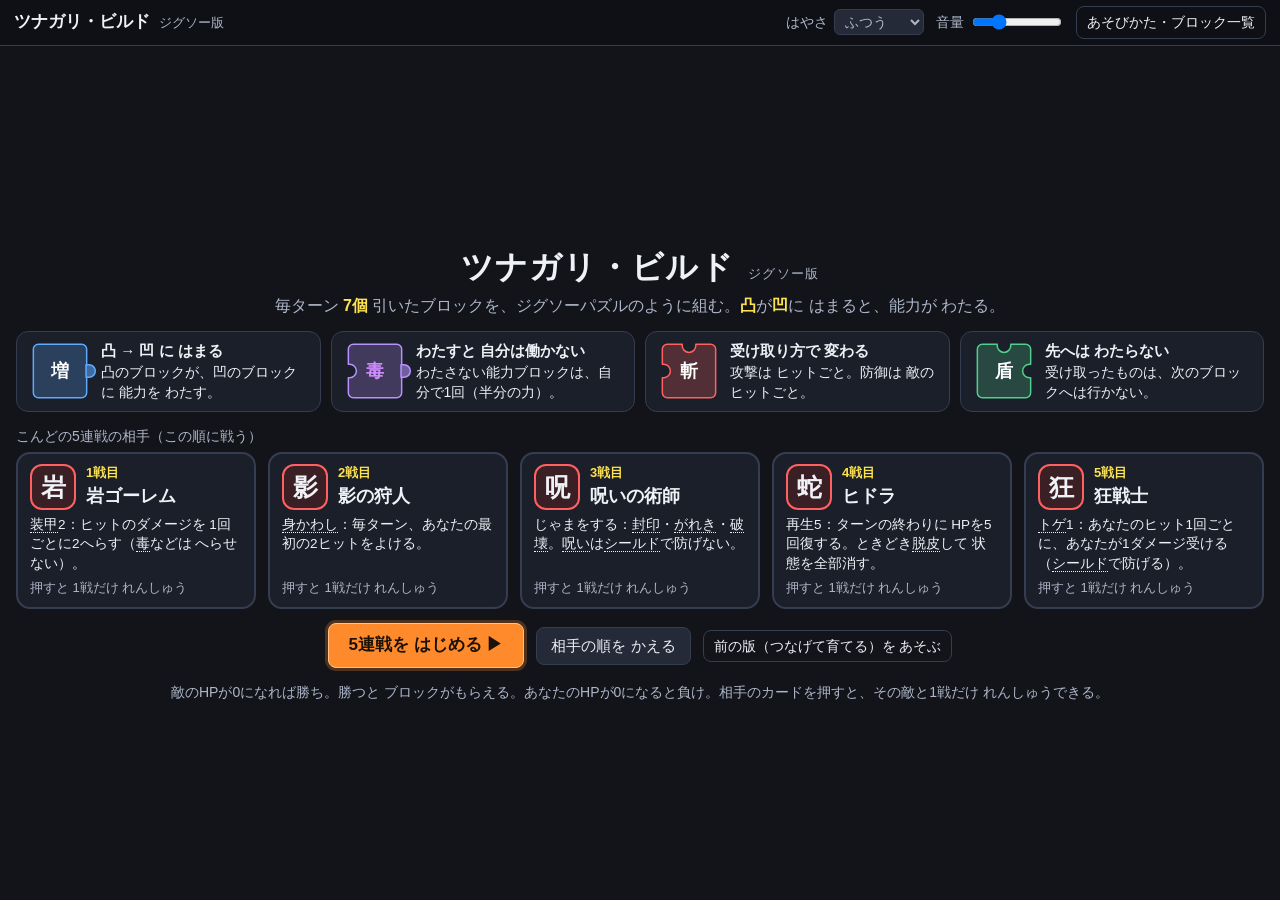
<file: index.html>
<!doctype html>
<html lang="ja">
<head>
<meta charset="utf-8">
<meta name="viewport" content="width=device-width, initial-scale=1">
<title>ツナガリ・ビルド（ジグソー版 試作）</title>
<link rel="stylesheet" href="style.css">
</head>
<body>
<div id="app">
  <header id="top">
    <div id="logo">ツナガリ・ビルド <span class="sub">ジグソー版</span></div>
    <div id="turn-label"></div>
    <div id="route"></div>
    <div id="top-tools">
      <label class="tool">はやさ
        <select id="speed">
          <option value="0.6">ゆっくり</option>
          <option value="1" selected>ふつう</option>
          <option value="2.5">はやい</option>
          <option value="0">一瞬</option>
        </select>
      </label>
      <label class="tool">音量 <input id="vol" type="range" min="0" max="100" value="25"></label>
      <button id="btn-help" class="btn ghost">あそびかた・ブロック一覧</button>
      <button id="btn-quit" class="btn ghost">タイトルへ</button>
    </div>
  </header>

  <!-- タイトル -->
  <section id="title-screen">
    <div id="title-head">
      <h1>ツナガリ・ビルド <span class="sub">ジグソー版</span></h1>
      <p>毎ターン <strong>7個</strong> 引いたブロックを、ジグソーパズルのように組む。<strong>凸</strong>が<strong>凹</strong>に はまると、能力が わたる。</p>
    </div>
    <div id="title-rules"></div>
    <div id="title-route">
      <div id="title-route-label">こんどの5連戦の相手（この順に戦う）</div>
      <div id="enemy-cards"></div>
    </div>
    <div id="title-actions">
      <button id="btn-start" class="btn primary ready">5連戦を はじめる ▶</button>
      <button id="btn-reroll" class="btn">相手の順を かえる</button>
      <a id="link-v1" class="btn ghost" href="v1/">前の版（つなげて育てる）を あそぶ</a>
    </div>
    <p id="title-foot">敵のHPが0になれば勝ち。勝つと ブロックがもらえる。あなたのHPが0になると負け。相手のカードを押すと、その敵と1戦だけ れんしゅうできる。</p>
  </section>

  <!-- 戦闘 -->
  <section id="battle" hidden>
    <div id="left">
      <div id="enemy-box" class="panel">
        <div id="enemy-head">
          <div id="enemy-portrait"><span id="enemy-glyph"></span></div>
          <div id="enemy-main">
            <div id="enemy-name"></div>
            <div class="bar enemy"><div class="fill" id="enemy-fill"></div><div class="bar-text" id="enemy-hp"></div></div>
            <div id="enemy-dmg" class="dmg-slot"></div>
          </div>
        </div>
        <div id="enemy-trait"></div>
        <div id="enemy-status" class="chips"></div>
      </div>
      <div id="intent-box" class="panel">
        <div class="panel-title">敵の予告（このターンの行動）</div>
        <div id="intent-label"></div>
        <ul id="intent-lines"></ul>
      </div>
      <div id="player-box" class="panel">
        <div class="panel-title">あなた</div>
        <div class="bar player"><div class="fill" id="player-fill"></div><div class="bar-text" id="player-hp"></div></div>
        <div id="player-dmg" class="dmg-slot"></div>
        <div id="player-status" class="chips"></div>
      </div>
      <div id="log-box" class="panel">
        <div class="panel-title">きろく</div>
        <div id="log"></div>
      </div>
    </div>

    <div id="center">
      <div id="guide"></div>
      <div id="board-wrap"><div id="board"></div></div>
      <div id="hand-wrap">
        <div id="hand"></div>
      </div>
    </div>

    <div id="right">
      <div id="forecast-box" class="panel">
        <div id="forecast"></div>
        <div id="actions">
          <button id="btn-rot" class="btn" title="えらんだブロックを 時計回りに回す（右クリック・R でも）">回す ↻</button>
          <button id="btn-clear" class="btn">ぜんぶ もどす</button>
          <button id="btn-end" class="btn primary">発動！</button>
        </div>
      </div>
      <div id="detail-box" class="panel">
        <div id="detail"></div>
      </div>
      <div id="deck-box" class="panel">
        <button id="btn-deck" class="btn ghost"></button>
      </div>
    </div>
  </section>

  <div id="sheet" class="overlay" hidden><div class="sheet" id="sheet-body"></div></div>
  <div id="help" class="overlay" hidden><div class="sheet" id="help-sheet"></div></div>
  <div id="drag-ghost" hidden></div>
  <div id="tip" hidden></div>
</div>
<script src="rules.js"></script>
<script src="botcore.js"></script>
<script src="ui.js"></script>
</body>
</html>
</file>
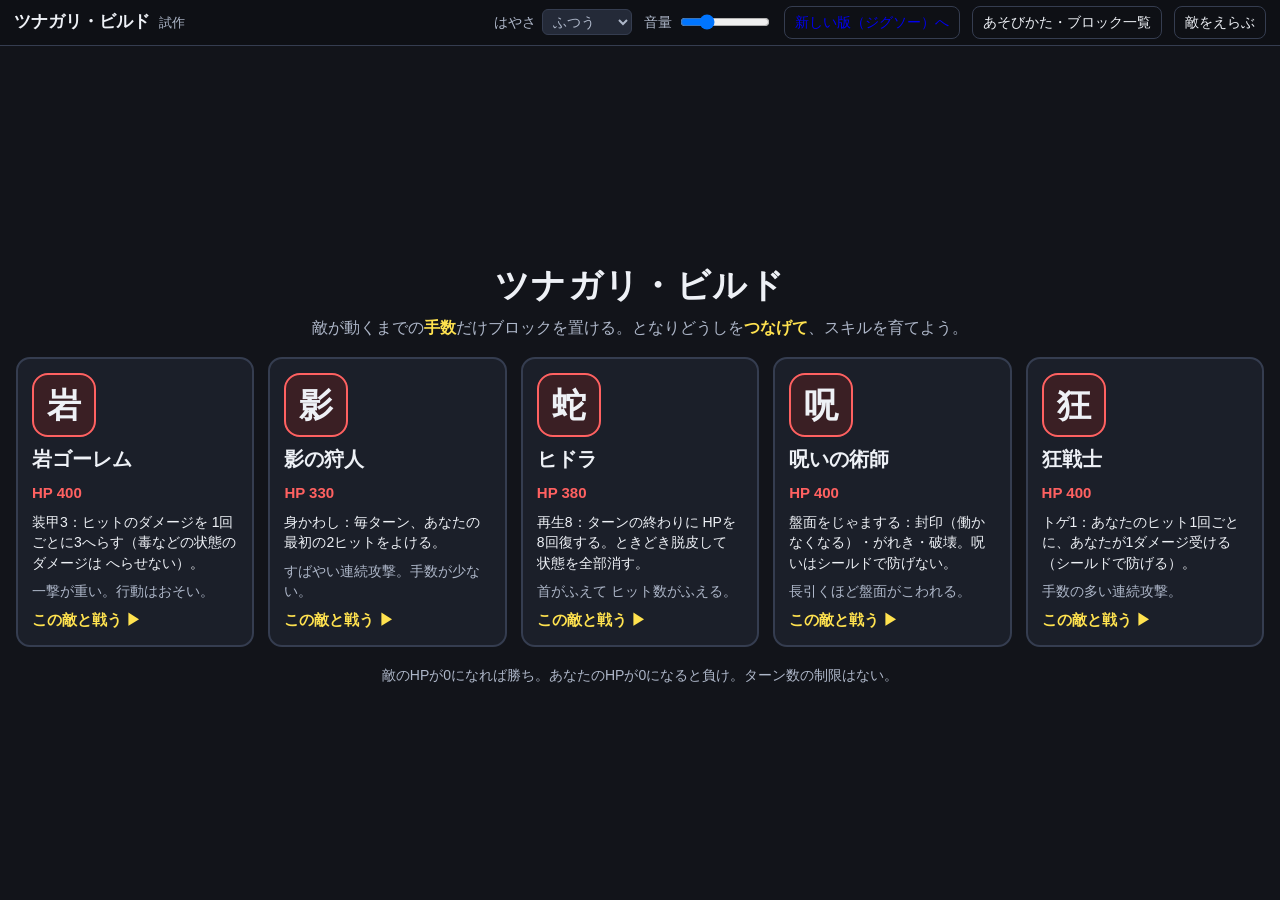
<file: v1/index.html>
<!doctype html>
<html lang="ja">
<head>
<meta charset="utf-8">
<meta name="viewport" content="width=device-width, initial-scale=1">
<title>ツナガリ・ビルド（前の版）</title>
<link rel="stylesheet" href="style.css">
</head>
<body>
<div id="app">
  <header id="top">
    <div id="logo">ツナガリ・ビルド <span class="sub">試作</span></div>
    <div id="turn-label"></div>
    <div id="top-tools">
      <label class="tool">はやさ
        <select id="speed">
          <option value="0.6">ゆっくり</option>
          <option value="1" selected>ふつう</option>
          <option value="2.5">はやい</option>
          <option value="0">一瞬</option>
        </select>
      </label>
      <label class="tool">音量 <input id="vol" type="range" min="0" max="100" value="25"></label>
      <a class="btn ghost" href="../" style="text-decoration:none">新しい版（ジグソー）へ</a>
      <button id="btn-help" class="btn ghost">あそびかた・ブロック一覧</button>
      <button id="btn-quit" class="btn ghost">敵をえらぶ</button>
    </div>
  </header>

  <!-- 敵をえらぶ画面 -->
  <section id="title-screen">
    <div id="title-head">
      <h1>ツナガリ・ビルド</h1>
      <p>敵が動くまでの<strong>手数</strong>だけブロックを置ける。となりどうしを<strong>つなげて</strong>、スキルを育てよう。</p>
    </div>
    <div id="enemy-cards"></div>
    <p id="title-foot">敵のHPが0になれば勝ち。あなたのHPが0になると負け。ターン数の制限はない。</p>
  </section>

  <!-- 戦闘画面 -->
  <section id="battle" hidden>
    <div id="left">
      <div id="enemy-box" class="panel">
        <div id="enemy-head">
          <div id="enemy-portrait"><span id="enemy-glyph"></span></div>
          <div id="enemy-main">
            <div id="enemy-name"></div>
            <div class="bar enemy"><div class="fill" id="enemy-fill"></div><div class="bar-text" id="enemy-hp"></div></div>
            <div id="enemy-dmg" class="dmg-slot"></div>
          </div>
        </div>
        <div id="enemy-trait"></div>
        <div id="enemy-status" class="chips"></div>
      </div>
      <div id="intent-box" class="panel">
        <div class="panel-title">敵の予告</div>
        <div id="intent-moves"></div>
        <div id="intent-label"></div>
        <ul id="intent-lines"></ul>
      </div>
      <div id="player-box" class="panel">
        <div class="panel-title">あなた</div>
        <div class="bar player"><div class="fill" id="player-fill"></div><div class="bar-text" id="player-hp"></div></div>
        <div id="player-dmg" class="dmg-slot"></div>
        <div id="player-status" class="chips"></div>
      </div>
      <div id="log-box" class="panel">
        <div class="panel-title">きろく</div>
        <div id="log"></div>
      </div>
    </div>

    <div id="center">
      <div id="guide"></div>
      <div id="board-wrap">
        <div id="board"></div>
        <svg id="links" aria-hidden="true"></svg>
      </div>
    </div>

    <div id="right">
      <div id="shop-box" class="panel">
        <div class="panel-title"><span>棚（毎ターン入れかわる）</span><span id="moves-label"></span></div>
        <div id="shop-row">
          <div id="shop"></div>
          <div id="keep-wrap"><div id="keep" class="slot"></div><div id="keep-label">キープ<br>（手数なし）</div></div>
        </div>
      </div>
      <div id="forecast-box" class="panel">
        <div id="forecast"></div>
        <div id="actions">
          <button id="btn-undo" class="btn">1手もどす</button>
          <button id="btn-end" class="btn primary">発動！</button>
        </div>
      </div>
      <div id="detail-box" class="panel">
        <div id="detail"></div>
      </div>
    </div>
  </section>

  <div id="result" class="overlay" hidden><div class="sheet" id="result-sheet"></div></div>
  <div id="help" class="overlay" hidden><div class="sheet" id="help-sheet"></div></div>
  <div id="drag-ghost" hidden></div>
</div>
<script src="rules.js"></script>
<script src="botcore.js"></script>
<script src="ui.js"></script>
</body>
</html>
</file>
<file: style.css>
:root {
  --bg: #12141a; --panel: #1b1f29; --panel2: #242a38; --line: #353d50; --text: #eef1f6; --sub: #aeb7c9;
  --atk: #ff6161; --def: #4fd08c; --abil: #b891ff; --enh: #5eaaff; --junk: #7b8496;
  --poison: #cf8dff; --fire: #ff9148; --ice: #76e4ff; --shock: #ffe24f;
  /* マス1つの大きさ：高さ（盤面4段＋手札1段）と、幅（手札7個）の小さい方 */
  --cell: min(calc((100vh - 150px) / 5), calc((100vw - 690px) / 7), 150px);
}
* { box-sizing: border-box; }
html, body { margin: 0; height: 100%; background: var(--bg); color: var(--text);
  font-family: "BIZ UDPGothic", "Yu Gothic UI", "Hiragino Sans", "Noto Sans JP", Meiryo, sans-serif; font-size: 15px; line-height: 1.45; }
body { overflow: hidden; }
[hidden] { display: none !important; }
button, select, input { font: inherit; color: inherit; }
a { color: inherit; }
#app { height: 100vh; display: flex; flex-direction: column; }

/* 上の帯 */
#top { flex: none; height: 46px; display: flex; align-items: center; gap: 16px; padding: 0 14px; background: #0e1015; border-bottom: 1px solid var(--line); }
#logo { font-weight: 700; font-size: 17px; white-space: nowrap; }
#logo .sub, h1 .sub { font-size: 13px; color: var(--sub); font-weight: 400; margin-left: 4px; }
#turn-label { font-size: 16px; font-weight: 700; color: var(--shock); white-space: nowrap; }
#route { display: flex; gap: 5px; align-items: center; }
.rt { width: 28px; height: 28px; border-radius: 8px; border: 2px solid var(--line); display: grid; place-items: center; font-size: 15px; font-weight: 700; color: var(--sub); background: var(--panel); }
.rt.done { opacity: .45; }
.rt.now { border-color: var(--atk); color: #fff; background: #3a1f24; }
#top-tools { margin-left: auto; display: flex; align-items: center; gap: 12px; }
.tool { display: flex; align-items: center; gap: 6px; font-size: 14px; color: var(--sub); white-space: nowrap; }
.tool select { background: var(--panel2); border: 1px solid var(--line); border-radius: 6px; padding: 3px 6px; }
.tool input[type=range] { width: 90px; }
.btn { background: var(--panel2); border: 1px solid var(--line); border-radius: 8px; padding: 7px 14px; cursor: pointer; white-space: nowrap; text-decoration: none; display: inline-block; }
.btn:hover:not(:disabled) { border-color: #6b7896; }
.btn:disabled { opacity: .45; cursor: default; }
.btn.ghost { background: transparent; font-size: 14px; padding: 5px 10px; }
.btn.primary { background: #2f6fed; border-color: #6b9cff; font-weight: 700; font-size: 17px; padding: 9px 20px; }
.btn.primary.ready { background: #ff8a2b; border-color: #ffc38a; color: #1b1205; box-shadow: 0 0 0 3px rgba(255,138,43,.25); }

/* タイトル */
#title-screen { flex: 1; min-height: 0; display: flex; flex-direction: column; align-items: center; justify-content: center; gap: 14px; padding: 14px 16px; }
#title-head { text-align: center; }
#title-head h1 { margin: 0 0 4px; font-size: 32px; letter-spacing: .04em; }
#title-head p { margin: 0; color: var(--sub); font-size: 16px; }
#title-head strong { color: var(--shock); }
#title-rules { display: grid; grid-template-columns: repeat(4, minmax(0, 1fr)); gap: 10px; width: min(1500px, 100%); }
.rule { background: var(--panel); border: 1px solid var(--line); border-radius: 12px; padding: 8px 12px; display: flex; gap: 10px; align-items: center; }
.rule .rp { flex: none; position: relative; width: 62px; height: 62px; }
.rule .rt2 { font-size: 14px; }
.rule .rt2 b { display: block; font-size: 15px; }
#title-route { width: min(1500px, 100%); }
#title-route-label { font-size: 14px; color: var(--sub); margin-bottom: 6px; }
#enemy-cards { display: grid; grid-template-columns: repeat(5, minmax(0, 1fr)); gap: 12px; }
.ecard { background: var(--panel); border: 2px solid var(--line); border-radius: 14px; padding: 10px 12px; cursor: pointer; text-align: left; display: flex; flex-direction: column; gap: 5px; }
.ecard:hover { border-color: var(--atk); background: var(--panel2); }
.ecard .etop { display: flex; align-items: center; gap: 10px; }
.ecard .eg { flex: none; width: 46px; height: 46px; border-radius: 12px; background: #3a1f24; border: 2px solid var(--atk); display: grid; place-items: center; font-size: 25px; font-weight: 700; }
.ecard .eo { font-size: 13px; color: var(--shock); font-weight: 700; }
.ecard .en { font-size: 18px; font-weight: 700; }
.ecard .et { font-size: 13.5px; }
.ecard .ego { margin-top: auto; color: var(--sub); font-size: 13px; }
#title-actions { display: flex; gap: 12px; align-items: center; flex-wrap: wrap; justify-content: center; }
#title-foot { margin: 0; color: var(--sub); font-size: 14px; text-align: center; }

/* 戦闘 */
#battle { flex: 1; min-height: 0; display: grid; grid-template-columns: minmax(280px, 1fr) auto minmax(280px, 1fr); gap: 12px; padding: 8px 12px; }
#left, #right { display: flex; flex-direction: column; gap: 8px; min-height: 0; min-width: 0; }
#center { display: flex; flex-direction: column; align-items: center; justify-content: center; gap: 6px; min-width: 0; }
.panel { background: var(--panel); border: 1px solid var(--line); border-radius: 12px; padding: 8px 12px; }
.panel-title { font-size: 13px; color: var(--sub); margin-bottom: 4px; display: flex; justify-content: space-between; gap: 8px; }

#enemy-head { display: flex; gap: 12px; align-items: center; }
#enemy-portrait { flex: none; width: 62px; height: 62px; border-radius: 16px; background: #3a1f24; border: 2px solid var(--atk); display: grid; place-items: center; font-size: 32px; font-weight: 700; }
#enemy-main { flex: 1; min-width: 0; }
#enemy-name { font-size: 18px; font-weight: 700; }
#enemy-trait { margin-top: 6px; font-size: 14px; }
.bar { position: relative; height: 24px; border-radius: 8px; background: #0c0e12; border: 1px solid var(--line); overflow: hidden; }
.bar .fill { position: absolute; inset: 0 auto 0 0; width: 100%; transition: width .25s ease; }
.bar.enemy .fill { background: linear-gradient(#e24a4a, #b82f38); }
.bar.player .fill { background: linear-gradient(#41c47f, #2a9a61); }
.bar-text { position: absolute; inset: 0; display: grid; place-items: center; font-weight: 700; font-size: 15px; text-shadow: 0 1px 2px #000; }
.dmg-slot { height: 24px; margin-top: 3px; font-size: 15px; font-weight: 700; display: flex; gap: 16px; align-items: baseline; white-space: nowrap; overflow: hidden; }
.dmg-slot .last { color: #fff; display: inline-block; transform-origin: left center; }
.dmg-slot .sum { color: var(--sub); font-size: 14px; font-weight: 400; }
.dmg-slot .heal { color: var(--def); }
.fx-pop { animation: fx-pop .22s ease-out; }
@keyframes fx-pop { 0% { transform: scale(1.15); color: #ffd27a; } 100% { transform: scale(1); } }
.chips { display: flex; flex-wrap: wrap; gap: 6px; margin-top: 4px; min-height: 27px; }
.chip { border-radius: 999px; padding: 1px 10px; font-size: 14px; font-weight: 700; background: var(--panel2); border: 1px solid var(--line); white-space: nowrap; }
.chip.poison { color: var(--poison); border-color: var(--poison); }
.chip.fire { color: var(--fire); border-color: var(--fire); }
.chip.frail { color: #c6a6ff; border-color: #c6a6ff; }
.chip.ice { color: var(--ice); border-color: var(--ice); }
.chip.shock { color: var(--shock); border-color: var(--shock); }
.chip.guard { color: #d9dde6; border-color: #9aa3b5; }
.chip.shield { color: var(--def); border-color: var(--def); }
.chip.curse { color: #ff7ab8; border-color: #ff7ab8; }
.chip.charge { color: #ffd27a; border-color: #ffd27a; }
.chip.none { color: var(--sub); font-weight: 400; border-style: dashed; }
#enemy-portrait.fx-hit { animation: fx-shake .18s linear; }
@keyframes fx-shake { 0% { transform: translateX(0); } 30% { transform: translateX(-4px); } 70% { transform: translateX(4px); } 100% { transform: translateX(0); } }

#intent-box { border-color: #6a3d44; }
#intent-box.fx-act { box-shadow: 0 0 0 3px rgba(255, 97, 97, .5); }
#intent-label { font-size: 17px; font-weight: 700; color: #ffb3b3; }
#intent-lines { margin: 3px 0 0; padding-left: 18px; font-size: 14px; }
#intent-lines li.atk { color: #ffd0d0; font-weight: 700; font-size: 16px; }
.rage { color: #ff5d5d; font-size: 14px; margin-left: 8px; }

#log-box { flex: 1; min-height: 50px; display: flex; flex-direction: column; }
#log { flex: 1; min-height: 0; overflow-y: auto; font-size: 13.5px; color: var(--sub); }
#log .lt { color: var(--shock); font-weight: 700; margin-top: 4px; }
#log .le { color: #ffb3b3; }
#log .lp { color: var(--text); }
#log div { padding: 1px 0; }

/* 盤面と手札 */
#guide { min-height: 24px; font-size: 15px; font-weight: 700; color: var(--shock); text-align: center; }
#board-wrap { position: relative; padding: 8px; background: #0d0f14; border: 1px solid var(--line); border-radius: 16px; }
#board { display: grid; grid-template-columns: repeat(5, var(--cell)); grid-template-rows: repeat(4, var(--cell)); }
.cell { position: relative; }
.cell::before { content: ''; position: absolute; inset: 7%; border-radius: 9%; border: 2px dashed #262c3a; }
.cell.can::before { border-color: #55607a; }
.cell.can { cursor: pointer; }
.cell.hov::before { border-color: #fff; border-style: solid; }
.cell.lk-good::before { border: 2px solid #ffe27a; background: #2a2718; }
.cell.blocked::before { border: 2px solid var(--junk); background: repeating-linear-gradient(45deg, #2a2f3b, #2a2f3b 6px, #20242e 6px, #20242e 12px); }
.cell .tag { position: absolute; left: 12%; right: 12%; bottom: 12%; border-radius: 6px; font-size: 12px; font-weight: 700; text-align: center; padding: 1px 0; white-space: nowrap; line-height: 1.3; cursor: help; } /* カーソルを受ける（のせると説明が出る） */
.cell.blocked .tag { background: var(--junk); color: #14161c; }
.cell.next-rubble .tag { background: transparent; color: #b3895a; border: 1px dashed #b3895a; }
.lk-spot { position: absolute; inset: 0; display: grid; place-items: center; pointer-events: none; color: #ffe27a; font-weight: 700; font-size: calc(var(--cell) * .2); }
#hand-wrap { padding: 6px 8px; background: #161a23; border: 1px solid var(--line); border-radius: 14px; }
#hand { display: grid; grid-template-columns: repeat(var(--hn, 7), var(--cell)); grid-auto-rows: var(--cell); }
.slot { position: relative; }
.slot::before { content: ''; position: absolute; inset: 10%; border-radius: 9%; border: 2px dashed #262c3a; }
#hand.can .slot { cursor: pointer; }

/* ブロック（ピース）。形は SVG（凸・凹）。字は上に重ねる */
.pc { --fc: var(--junk); position: absolute; inset: 0; cursor: grab; user-select: none; touch-action: none; }
.pc[data-fam=atk] { --fc: var(--atk); } .pc[data-fam=def] { --fc: var(--def); } .pc[data-fam=abil] { --fc: var(--abil); } .pc[data-fam=enh] { --fc: var(--enh); }
.pc svg { position: absolute; inset: 0; width: 100%; height: 100%; overflow: visible; pointer-events: none; }
.pc .pc-body { fill: color-mix(in srgb, var(--fc) 24%, #1b1f29); stroke: var(--fc); stroke-width: 2.4; stroke-linejoin: round; pointer-events: auto; }
.pc .pc-tab { fill: color-mix(in srgb, var(--fc) 55%, #1b1f29); stroke: var(--fc); stroke-width: 2.4; stroke-linejoin: round; pointer-events: auto; }
.pc .pc-tab.on { fill: var(--fc); stroke: #fff; }
.pc .pc-tab.on.wk { fill: color-mix(in srgb, var(--fc) 45%, #1b1f29); stroke: #fff; stroke-dasharray: 3 2; }
.pc .pc-tab.off { fill: #3a4050; stroke: #8a93a6; stroke-dasharray: 4 3; }
.pc .pc-arrow { fill: #14161c; }
.pc .pc-x { stroke: #ff9c9c; stroke-width: 3; stroke-linecap: round; }
.pc .pc-in { position: absolute; inset: 22%; display: flex; flex-direction: column; align-items: center; justify-content: center; gap: 2%; pointer-events: none; }
.pc .g { font-size: calc(var(--ps) * .29); font-weight: 700; line-height: 1; color: #fff; }
.pc[data-type=poison] .g { color: var(--poison); } .pc[data-type=fire] .g { color: var(--fire); }
.pc[data-type=ice] .g { color: var(--ice); } .pc[data-type=shock] .g { color: var(--shock); }
.pc .n { font-size: max(11px, calc(var(--ps) * .135)); line-height: 1.15; color: #e6e9f0; white-space: nowrap; }
.pc .m { font-size: max(12px, calc(var(--ps) * .17)); line-height: 1.1; font-weight: 700; color: #ffe9a8; white-space: nowrap; }
.pc .ord { position: absolute; top: 9%; right: 9%; min-width: 18px; height: 18px; border-radius: 9px; background: #fff; color: #111; font-size: 12px; font-weight: 700; display: grid; place-items: center; padding: 0 4px; pointer-events: none; line-height: 1; }
.pc .lv { position: absolute; top: 11%; left: 11%; display: flex; gap: 2px; pointer-events: none; }
.pc .lv i { width: 7px; height: 7px; border-radius: 50%; background: var(--shock); box-shadow: 0 0 0 1px #14161c; }
.pc.has-mark .pc-in { inset: 14% 22% 30%; }
.pc .mark { position: absolute; left: 12%; right: 12%; bottom: 9%; border-radius: 6px; font-size: 12px; font-weight: 700; text-align: center; line-height: 1.35; white-space: nowrap; cursor: help; } /* カーソルを受ける（のせると説明が出る） */
.pc .mark.seal { background: #c58bff; color: #1a0630; }
.pc .mark.destroy { background: #ff4d4d; color: #200; }
.pc.idle .pc-body { stroke-dasharray: 5 4; }
.pc.idle { filter: saturate(.4) brightness(.78); }
.pc.sealed { filter: grayscale(.9) brightness(.8); }
.pc.sealed .pc-tab, .pc.sealed .pc-body { stroke-dasharray: 3 3; }
.pc.sel .pc-body { stroke: #fff; stroke-width: 4; }
.pc.gives .m { color: #cfd6e4; }
.pc.dragging { opacity: .25; }
.pc.fx-fire { animation: fx-fire .26s ease-out; z-index: 3; }
@keyframes fx-fire { 0% { transform: scale(1.14); filter: brightness(1.6); } 100% { transform: scale(1); } }
.pc.fx-break { animation: fx-break .5s ease-in forwards; }
@keyframes fx-break { 0% { transform: scale(1); } 100% { transform: scale(.4) rotate(18deg); opacity: .3; } }
.pc.fx-new { animation: fx-new .18s ease-out; }
.pc.fx-turn { animation: fx-turn .16s ease-out; }
@keyframes fx-turn { 0% { transform: rotate(-90deg) scale(.9); } 100% { transform: none; } }
@keyframes fx-new { 0% { transform: scale(.8); } 100% { transform: scale(1); } }
#board .pc, #hand .pc { --ps: var(--cell); }
#drag-ghost { position: fixed; z-index: 99; pointer-events: none; width: var(--cell); height: var(--cell); transform: translate(-50%, -50%); opacity: .92; }
#drag-ghost .pc { --ps: var(--cell); }

/* 右の列 */
#forecast-box { display: flex; flex-direction: column; gap: 8px; }
#forecast { font-size: 15px; min-height: 92px; display: flex; flex-direction: column; justify-content: flex-start; }
#forecast .f1 { color: var(--sub); font-size: 13px; }
#forecast b { font-size: 20px; }
#forecast .deal b { color: #ffd27a; } #forecast .take b { color: #ff8f8f; }
#forecast .delta { color: var(--def); font-weight: 700; }
#forecast .delta.bad { color: #ff8f8f; }
#forecast .big { font-weight: 700; color: var(--shock); }
#forecast .sub { color: var(--sub); font-size: 13.5px; }
#actions { display: flex; gap: 8px; flex: none; justify-content: flex-end; flex-wrap: wrap; }
#detail-box { flex: 1; min-height: 0; overflow-y: auto; }
#detail h3 { margin: 0 0 4px; font-size: 17px; display: flex; align-items: center; gap: 8px; flex-wrap: wrap; }
#detail h3 .fam, .fam { font-size: 13px; font-weight: 700; border-radius: 6px; padding: 1px 8px; color: #111; }
#detail p { margin: 4px 0; font-size: 14.5px; }
#detail .now { color: var(--shock); }
#detail .warn { color: #ff9c9c; }
#detail .sub { color: var(--sub); font-size: 13.5px; }
#detail ul { margin: 4px 0; padding-left: 18px; font-size: 14px; }
#deck-box { flex: none; padding: 4px 8px; }
#btn-deck { width: 100%; text-align: left; border: 0; }

/* ことばの説明（のせる・押すと出る）。印は点線の下線 */
.tip { border-bottom: 1px dotted currentColor; cursor: help; }
.chip[data-tip] { cursor: help; }
#tip { position: fixed; z-index: 120; left: 0; top: 0; max-width: min(340px, calc(100vw - 16px)); background: #0b0d12; border: 1px solid #8a93a6; border-radius: 10px; padding: 8px 12px; font-size: 14.5px; line-height: 1.5; color: var(--text); pointer-events: none; box-shadow: 0 6px 18px rgba(0, 0, 0, .55); }
#tip b { display: block; color: var(--shock); font-size: 15px; }

/* 重ねて出す画面 */
.overlay { position: fixed; inset: 0; background: rgba(5, 6, 9, .8); display: grid; place-items: center; z-index: 50; padding: 12px; }
.sheet { background: var(--panel); border: 1px solid var(--line); border-radius: 16px; padding: 16px 22px; width: min(1100px, 100%); max-height: 100%; overflow-y: auto; }
.sheet h2 { margin: 0 0 6px; font-size: 24px; }
.sheet h3 { margin: 12px 0 6px; font-size: 16px; }
.sheet p, .sheet li { font-size: 15px; margin: 4px 0; }
.sheet .row { display: flex; gap: 10px; margin-top: 12px; flex-wrap: wrap; align-items: center; }
.res-win { color: var(--shock); } .res-lose { color: #ff8f8f; }
.brk { display: grid; grid-template-columns: 110px 1fr 60px; gap: 4px 10px; align-items: center; font-size: 15px; }
.brk .bb { height: 16px; border-radius: 4px; background: var(--atk); }
.opts { display: grid; grid-template-columns: repeat(3, minmax(0, 1fr)); gap: 12px; margin-top: 8px; }
.opt { background: var(--panel2); border: 2px solid var(--line); border-radius: 14px; padding: 10px 12px; cursor: pointer; text-align: left; display: flex; flex-direction: column; gap: 4px; }
.opt:hover { border-color: #ffe27a; }
.opt .otop { display: flex; gap: 12px; align-items: center; }
.opt .op { flex: none; position: relative; width: 84px; height: 84px; }
.opt .op .pc, .mini .pc, .rule .rp .pc { cursor: inherit; }
.opt .op .pc { --ps: 84px; }
.opt .on { font-size: 18px; font-weight: 700; }
.opt .ok { font-size: 13px; font-weight: 700; color: var(--shock); }
.opt .ot { font-size: 14.5px; }
.opt .os { font-size: 13.5px; color: var(--sub); }
.minis { display: flex; flex-wrap: wrap; gap: 2px; }
.mini { position: relative; width: 62px; height: 62px; }
.mini .pc, .rule .rp .pc { --ps: 62px; }
.mini.pick { cursor: pointer; }
.mini.pick:hover .pc-body { stroke: #fff; stroke-width: 4; }
.cat { display: grid; grid-template-columns: repeat(2, minmax(0, 1fr)); gap: 4px 14px; }
.cat .ci { display: flex; gap: 8px; align-items: center; font-size: 14px; }
.cat .ci .mini { flex: none; }
.cat .ci b { white-space: nowrap; }
.kw { font-size: 14px; }
.kw b { color: var(--shock); }

/* スマホ・せまい画面：たてに並べる（ページはスクロールしてよい） */
@media (max-width: 900px) {
  :root { --cell: calc((100vw - 40px) / 5); }
  body { overflow: auto; }
  #app { height: auto; min-height: 100vh; }
  #top { height: auto; flex-wrap: wrap; padding: 6px 10px; gap: 6px 12px; }
  #top-tools { margin-left: 0; flex-wrap: wrap; gap: 6px 10px; }
  #battle { display: flex; flex-direction: column; padding: 8px 10px; }
  #left, #right { display: contents; }
  #enemy-box { order: 1; } #intent-box { order: 2; } #center { order: 3; } #forecast-box { order: 4; } #player-box { order: 5; }
  #detail-box { order: 6; max-height: none; } #deck-box { order: 7; } #log-box { order: 8; max-height: 200px; }
  #hand { grid-template-columns: repeat(4, var(--cell)); }
  #enemy-cards, #title-rules { grid-template-columns: 1fr; }
  #title-screen { justify-content: flex-start; }
  .opts { grid-template-columns: 1fr; }
  .cat { grid-template-columns: 1fr; }
  .pc .ord { min-width: 16px; height: 16px; font-size: 11px; padding: 0 3px; top: 8%; right: 8%; }
  .mini { width: 54px; height: 54px; } .mini .pc { --ps: 54px; }
}
/* せまいパソコンの窓（901〜1250px）：左右の列を細くして、盤面を大きく保つ */
@media (min-width: 901px) and (max-width: 1250px) {
  :root { --cell: min(calc((100vh - 170px) / 5), calc((100vw - 530px) / 7), 150px); }
  #battle { grid-template-columns: minmax(210px, 1fr) auto minmax(210px, 1fr); gap: 8px; padding: 8px; }
  #top { gap: 10px; padding: 0 10px; }
  #logo .sub { display: none; }
  .tool input[type=range] { width: 60px; }
  #title-rules { grid-template-columns: repeat(2, minmax(0, 1fr)); }
  .ecard .et { font-size: 13px; }
}
@media (min-width: 901px) and (max-height: 720px) {
  .panel { padding: 6px 10px; } #left, #right { gap: 6px; }
  #enemy-portrait { width: 52px; height: 52px; font-size: 27px; }
  #title-screen { gap: 10px; padding: 8px 16px; }
  #title-head h1 { font-size: 27px; }
  .ecard { padding: 8px 10px; }
}
</file>
<file: v1/style.css>
:root {
  --bg: #12141a; --panel: #1b1f29; --panel2: #242a38; --line: #353d50; --text: #eef1f6; --sub: #aeb7c9;
  --atk: #ff6161; --elem: #b891ff; --spec: #ffb44a; --enh: #5eaaff; --def: #4fd08c; --junk: #7b8496;
  --poison: #cf8dff; --fire: #ff9148; --ice: #76e4ff; --shock: #ffe24f;
  --gap: 8px;
  --cell: min(calc((100vh - 204px) / 5), calc((100vw - 800px) / 5), 128px);
  --stile: min(11vh, 5.6vw, 96px);
}
* { box-sizing: border-box; }
html, body { margin: 0; height: 100%; background: var(--bg); color: var(--text);
  font-family: "BIZ UDPGothic", "Yu Gothic UI", "Hiragino Sans", "Noto Sans JP", Meiryo, sans-serif; font-size: 15px; line-height: 1.45; }
body { overflow: hidden; }
[hidden] { display: none !important; }
button, select, input { font: inherit; color: inherit; }
#app { height: 100vh; display: flex; flex-direction: column; }

/* 上の帯 */
#top { flex: none; height: 46px; display: flex; align-items: center; gap: 16px; padding: 0 14px; background: #0e1015; border-bottom: 1px solid var(--line); }
#logo { font-weight: 700; font-size: 17px; white-space: nowrap; }
#logo .sub { font-size: 13px; color: var(--sub); font-weight: 400; margin-left: 4px; }
#turn-label { font-size: 16px; font-weight: 700; color: var(--shock); white-space: nowrap; }
#top-tools { margin-left: auto; display: flex; align-items: center; gap: 12px; }
.tool { display: flex; align-items: center; gap: 6px; font-size: 14px; color: var(--sub); white-space: nowrap; }
.tool select { background: var(--panel2); border: 1px solid var(--line); border-radius: 6px; padding: 3px 6px; }
.tool input[type=range] { width: 90px; }
.btn { background: var(--panel2); border: 1px solid var(--line); border-radius: 8px; padding: 7px 14px; cursor: pointer; white-space: nowrap; }
.btn:hover:not(:disabled) { border-color: #6b7896; }
.btn:disabled { opacity: .45; cursor: default; }
.btn.ghost { background: transparent; font-size: 14px; padding: 5px 10px; }
.btn.primary { background: #2f6fed; border-color: #6b9cff; font-weight: 700; font-size: 17px; padding: 9px 20px; }
.btn.primary.ready { background: #ff8a2b; border-color: #ffc38a; color: #1b1205; box-shadow: 0 0 0 3px rgba(255,138,43,.25); }

/* 敵をえらぶ */
#title-screen { flex: 1; min-height: 0; display: flex; flex-direction: column; align-items: center; justify-content: center; gap: 18px; padding: 16px; }
#title-head { text-align: center; }
#title-head h1 { margin: 0 0 6px; font-size: 34px; letter-spacing: .04em; }
#title-head p { margin: 0; color: var(--sub); font-size: 16px; }
#title-head strong { color: var(--shock); }
#enemy-cards { display: grid; grid-template-columns: repeat(5, minmax(0, 1fr)); gap: 14px; width: min(1500px, 100%); }
.ecard { background: var(--panel); border: 2px solid var(--line); border-radius: 14px; padding: 14px; cursor: pointer; text-align: left; display: flex; flex-direction: column; gap: 8px; }
.ecard:hover { border-color: var(--atk); background: var(--panel2); }
.ecard .eg { width: 64px; height: 64px; border-radius: 16px; background: #3a1f24; border: 2px solid var(--atk); display: grid; place-items: center; font-size: 34px; font-weight: 700; }
.ecard .en { font-size: 20px; font-weight: 700; }
.ecard .eh { color: var(--atk); font-weight: 700; }
.ecard .et { font-size: 14px; }
.ecard .ei { font-size: 14px; color: var(--sub); }
.ecard .ego { margin-top: auto; color: var(--shock); font-weight: 700; }
#title-foot { margin: 0; color: var(--sub); font-size: 14px; }

/* 戦闘 */
#battle { flex: 1; min-height: 0; display: grid; grid-template-columns: minmax(300px, 1fr) auto minmax(410px, 1.15fr); gap: 12px; padding: 10px 12px; }
#left, #right { display: flex; flex-direction: column; gap: 10px; min-height: 0; min-width: 0; }
#center { display: flex; flex-direction: column; align-items: center; justify-content: center; gap: 8px; min-width: 0; }
.panel { background: var(--panel); border: 1px solid var(--line); border-radius: 12px; padding: 10px 12px; }
.panel-title { font-size: 13px; color: var(--sub); margin-bottom: 6px; display: flex; justify-content: space-between; gap: 8px; }

#enemy-head { display: flex; gap: 12px; align-items: center; }
#enemy-portrait { flex: none; width: 76px; height: 76px; border-radius: 18px; background: #3a1f24; border: 2px solid var(--atk); display: grid; place-items: center; font-size: 40px; font-weight: 700; }
#enemy-main { flex: 1; min-width: 0; }
#enemy-name { font-size: 19px; font-weight: 700; }
#enemy-trait { margin-top: 8px; font-size: 14px; color: var(--text); }
.bar { position: relative; height: 26px; border-radius: 8px; background: #0c0e12; border: 1px solid var(--line); overflow: hidden; }
.bar .fill { position: absolute; inset: 0 auto 0 0; width: 100%; transition: width .25s ease; }
.bar.enemy .fill { background: linear-gradient(#e24a4a, #b82f38); }
.bar.player .fill { background: linear-gradient(#41c47f, #2a9a61); }
.bar-text { position: absolute; inset: 0; display: grid; place-items: center; font-weight: 700; font-size: 15px; text-shadow: 0 1px 2px #000; }
.dmg-slot { height: 26px; margin-top: 4px; font-size: 16px; font-weight: 700; display: flex; gap: 12px; align-items: baseline; white-space: nowrap; }
.dmg-slot .last { color: #fff; display: inline-block; min-width: 7.6em; transform-origin: left center; }
.dmg-slot .sum { color: var(--sub); font-size: 14px; font-weight: 400; }
.dmg-slot .heal { color: var(--def); }
.fx-pop { animation: fx-pop .22s ease-out; }
@keyframes fx-pop { 0% { transform: scale(1.2); color: #ffd27a; } 100% { transform: scale(1); } }
.chips { display: flex; flex-wrap: wrap; gap: 6px; margin-top: 6px; min-height: 28px; }
.chip { border-radius: 999px; padding: 2px 10px; font-size: 14px; font-weight: 700; background: var(--panel2); border: 1px solid var(--line); white-space: nowrap; }
.chip.poison { color: var(--poison); border-color: var(--poison); }
.chip.fire { color: var(--fire); border-color: var(--fire); }
.chip.ice { color: var(--ice); border-color: var(--ice); }
.chip.shock { color: var(--shock); border-color: var(--shock); }
.chip.guard { color: #d9dde6; border-color: #9aa3b5; }
.chip.shield { color: var(--def); border-color: var(--def); }
.chip.curse { color: #ff7ab8; border-color: #ff7ab8; }
.chip.none { color: var(--sub); font-weight: 400; border-style: dashed; }
#enemy-portrait.fx-hit { animation: fx-shake .18s linear; }
@keyframes fx-shake { 0% { transform: translateX(0); } 30% { transform: translateX(-4px); } 70% { transform: translateX(4px); } 100% { transform: translateX(0); } }

#intent-box { border-color: #6a3d44; }
#intent-moves { display: flex; align-items: center; gap: 8px; font-size: 20px; font-weight: 700; }
.pips { display: flex; gap: 5px; }
.pip { width: 18px; height: 18px; border-radius: 50%; border: 2px solid var(--shock); }
.pip.on { background: var(--shock); }
#intent-label { font-size: 17px; font-weight: 700; margin-top: 4px; color: #ffb3b3; }
#intent-lines { margin: 4px 0 0; padding-left: 18px; font-size: 14px; }
#intent-lines li.atk { color: #ffd0d0; font-weight: 700; font-size: 15px; }
.rage { color: #ff5d5d; font-size: 14px; margin-left: 8px; }

#log-box { flex: 1; min-height: 60px; display: flex; flex-direction: column; }
#log { flex: 1; min-height: 0; overflow-y: auto; font-size: 13.5px; color: var(--sub); }
#log .lt { color: var(--shock); font-weight: 700; margin-top: 4px; }
#log .le { color: #ffb3b3; }
#log .lp { color: var(--text); }
#log div { padding: 1px 0; }

/* 盤面 */
#guide { min-height: 30px; font-size: 16px; font-weight: 700; color: var(--shock); text-align: center; }
/* 盤面の札は字だけ（名前は棚と説明に出る）。たまり・休み・封印の ふだ は出す。?names=1 で名前も出る */
#board .tile .n:not(.nb):not(.nseal) { display: none; }
#board .tile .g { font-size: calc(var(--ts) * .42); }
.show-names #board .tile .n:not(.nb):not(.nseal) { display: inline; }
.show-names #board .tile .g { font-size: calc(var(--ts) * .40); }
#btn-skills { margin-top: 8px; font-size: 14px; padding: 5px 12px; }
#board-wrap { position: relative; padding: 10px; background: #0d0f14; border: 1px solid var(--line); border-radius: 16px; }
#board { display: grid; grid-template-columns: repeat(5, var(--cell)); grid-template-rows: repeat(5, var(--cell)); gap: var(--gap); }
#links { position: absolute; inset: 0; width: 100%; height: 100%; pointer-events: none; }
.cell { position: relative; border-radius: 12px; background: #171a22; border: 2px dashed #2b3242; }
.cell.can { border-color: #6f7c99; background: #1d2230; cursor: pointer; }
.cell.can:hover { border-color: #fff; }
.cell.sel { outline: 3px solid #fff; outline-offset: 1px; }
.cell .aim { position: absolute; left: 3px; right: 3px; bottom: 3px; border-radius: 6px; font-size: 12px; font-weight: 700; text-align: center; padding: 1px 0; z-index: 3; pointer-events: none; white-space: nowrap; line-height: 1.3; }
.cell.aim-destroy .tile, .cell.aim-seal .tile, .cell.aim-rubble .tile { padding-bottom: 20px; }
.cell.aim-destroy { border: 2px solid #ff4d4d; }
.cell.aim-destroy .aim { background: #ff4d4d; color: #200; }
.cell.aim-seal { border: 2px solid #c58bff; }
.cell.aim-seal .aim { background: #c58bff; color: #1a0630; }
.cell.aim-rubble { border: 2px solid #b3895a; }
.cell.aim-rubble .aim { background: #b3895a; color: #1d1204; }

.tile { --fc: var(--junk); position: absolute; inset: -2px; border-radius: 12px; border: 2px solid var(--fc); background: color-mix(in srgb, var(--fc) 20%, #1b1f29);
  display: flex; flex-direction: column; align-items: center; justify-content: center; cursor: pointer; user-select: none; touch-action: none; overflow: hidden; }
.tile[data-fam=atk] { --fc: var(--atk); } .tile[data-fam=elem] { --fc: var(--elem); } .tile[data-fam=spec] { --fc: var(--spec); }
.tile[data-fam=enh] { --fc: var(--enh); } .tile[data-fam=def] { --fc: var(--def); } .tile[data-fam=junk] { --fc: var(--junk); }
.tile .g { font-size: calc(var(--ts) * .40); font-weight: 700; line-height: 1.05; color: #fff; }
.tile[data-type=poison] .g { color: var(--poison); } .tile[data-type=fire] .g { color: var(--fire); }
.tile[data-type=ice] .g { color: var(--ice); } .tile[data-type=shock] .g { color: var(--shock); }
.tile .n { font-size: max(12px, calc(var(--ts) * .15)); line-height: 1.2; color: #e6e9f0; white-space: nowrap; }
.tile .lv { position: absolute; top: 4px; left: 5px; display: flex; gap: 2px; }
.tile .lv i { width: 7px; height: 7px; border-radius: 50%; background: var(--fc); opacity: .28; }
.tile .lv i.on { opacity: 1; background: #fff; }
.cell > .ord { position: absolute; top: -6px; right: -6px; z-index: 3; min-width: 20px; height: 20px; border-radius: 10px; background: #fff; color: #111; font-size: 13px; font-weight: 700; display: grid; place-items: center; padding: 0 4px; box-shadow: 0 0 0 2px #0d0f14; pointer-events: none; }
.tile .badge { position: absolute; bottom: 2px; right: 3px; font-size: 12px; font-weight: 700; color: #111; background: var(--shock); border-radius: 6px; padding: 0 4px; }
.tile .n.nb { color: #111; background: var(--shock); border-radius: 6px; padding: 0 5px; font-weight: 700; }
.tile.idle { border-style: dashed; filter: saturate(.45) brightness(.8); }
.tile.sealed { filter: grayscale(1) brightness(.75); border-style: dotted; }
.tile.sealed .n { color: #fff; font-weight: 700; }
.tile .seal-mark { position: absolute; inset: 0; display: grid; place-items: center; font-size: 13px; font-weight: 700; color: #fff; background: rgba(60, 20, 90, .55); }
.tile.sel { outline: 3px solid #fff; outline-offset: 1px; z-index: 2; }
.tile.hl { box-shadow: 0 0 0 3px #fff inset; }
/* つながる相手を見せる（置く前）。lk- … link の表示 */
.tile.lk-mate { box-shadow: 0 0 0 3px #ffe27a, 0 0 14px 3px rgba(255, 226, 122, .6); z-index: 1; }
.tile.lk-mate.hl { box-shadow: 0 0 0 3px #fff inset, 0 0 0 3px #ffe27a, 0 0 14px 3px rgba(255, 226, 122, .6); }
.tile.lk-dim { opacity: .4; }
.tile.lk-none { border-style: dashed; filter: saturate(.45) brightness(.8); }
.lk { display: inline-flex; align-items: center; gap: 3px; height: 18px; padding: 0 5px; border-radius: 9px; background: #ffe27a; color: #111; font-size: 13px; font-weight: 700; line-height: 1; }
/* 印の絵：2つの札が線でつながった形（ただの横棒だと「マイナス」に見えた） */
.lk i { position: relative; width: 15px; height: 2px; background: #111; }
.lk i::before, .lk i::after { content: ''; position: absolute; top: -3px; width: 6px; height: 8px; border-radius: 2px; background: #111; }
.lk i::before { left: 0; } .lk i::after { right: 0; }
.slot > .lk { position: absolute; top: -7px; right: -7px; z-index: 3; box-shadow: 0 0 0 2px #0d0f14; pointer-events: none; }
.cell.lk-good { border: 2px solid #ffe27a; background: #2a2718; }
.cell > .lk-pin { position: absolute; bottom: -7px; right: -7px; z-index: 3; box-shadow: 0 0 0 2px #0d0f14; pointer-events: none; }
.lk-spot { position: absolute; inset: 0; display: flex; flex-direction: column; align-items: center; justify-content: center; gap: 2px; pointer-events: none; color: #ffe27a; }
.lk-spot b { font-size: calc(var(--cell) * .3); line-height: 1; }
.lk-spot span { font-size: 12px; line-height: 1.2; white-space: nowrap; }
.cell.aim-destroy .lk-spot, .cell.aim-seal .lk-spot, .cell.aim-rubble .lk-spot { padding-bottom: 20px; }

.tile.fx-fire { animation: fx-fire .26s ease-out; z-index: 2; }
@keyframes fx-fire { 0% { transform: scale(1.14); box-shadow: 0 0 18px 4px var(--fc); } 100% { transform: scale(1); box-shadow: none; } }
.tile.fx-new { animation: fx-new .22s ease-out; }
@keyframes fx-new { 0% { transform: scale(.7); } 100% { transform: scale(1); } }
#board .tile { --ts: var(--cell); }
#shop .tile, #keep .tile { --ts: var(--stile); position: absolute; inset: 0; }

/* 右の列 */
#shop-row { display: flex; gap: 12px; align-items: flex-start; }
/* 棚の札の大きさは、右の列の幅にも合わせる（たて長めの窓で、キープが右にはみ出していた） */
@media (min-width: 901px) {
  #right { container-type: inline-size; }
  #shop-box { --stile: min(11vh, 96px, calc((100cqw - 62px) / 5)); }
}
#shop { display: grid; grid-template-columns: repeat(4, var(--stile)); grid-auto-rows: var(--stile); gap: 8px; }
.slot { position: relative; width: var(--stile); height: var(--stile); border-radius: 12px; border: 2px dashed #2b3242; background: #171a22; }
#keep-wrap { display: flex; flex-direction: column; align-items: center; gap: 4px; }
#keep { border-color: #6f7c99; }
#keep.can { border-color: #fff; cursor: pointer; }
#keep-label { font-size: 13px; color: var(--sub); text-align: center; line-height: 1.3; }
#moves-label { color: var(--shock); font-weight: 700; font-size: 15px; }
#shop-box.off #shop { opacity: .45; }

#forecast-box { display: flex; flex-direction: column; gap: 8px; }
#forecast { font-size: 15px; min-height: 72px; display: flex; flex-direction: column; justify-content: flex-start; }
#forecast .f1 { color: var(--sub); font-size: 13px; }
#forecast b { font-size: 20px; }
#forecast .deal b { color: #ffd27a; } #forecast .take b { color: #ff8f8f; }
#forecast .delta { color: var(--def); font-weight: 700; }
#forecast .delta.bad { color: #ff8f8f; }
#forecast .big { font-weight: 700; color: var(--shock); }
#actions { display: flex; gap: 8px; flex: none; justify-content: flex-end; }

#detail-box { flex: 1; min-height: 0; overflow-y: auto; }
#detail h3 { margin: 0 0 4px; font-size: 17px; display: flex; align-items: center; gap: 8px; flex-wrap: wrap; }
#detail h3 .fam { font-size: 13px; font-weight: 700; border-radius: 6px; padding: 1px 8px; color: #111; }
#detail p { margin: 4px 0; font-size: 14.5px; }
#detail .now { color: var(--shock); }
#detail .warn { color: #ff9c9c; }
#detail .sub { color: var(--sub); font-size: 13.5px; }
#detail ul { margin: 4px 0; padding-left: 18px; font-size: 14px; }
#detail .sk { margin: 5px 0; padding: 5px 8px; border-left: 4px solid var(--atk); background: var(--panel2); border-radius: 0 8px 8px 0; font-size: 14px; }
#detail .sk b { font-size: 15px; }
#detail .sk.defn { border-left-color: var(--def); }

/* 重ねて出す画面 */
.overlay { position: fixed; inset: 0; background: rgba(5, 6, 9, .78); display: grid; place-items: center; z-index: 50; padding: 16px; }
.sheet { background: var(--panel); border: 1px solid var(--line); border-radius: 16px; padding: 20px 24px; width: min(980px, 100%); max-height: 100%; overflow-y: auto; }
.sheet h2 { margin: 0 0 8px; font-size: 26px; }
.sheet h3 { margin: 14px 0 6px; font-size: 17px; }
.sheet p, .sheet li { font-size: 15px; }
.sheet .row { display: flex; gap: 10px; margin-top: 14px; flex-wrap: wrap; }
.res-win { color: var(--shock); } .res-lose { color: #ff8f8f; }
.brk { display: grid; grid-template-columns: 110px 1fr 60px; gap: 4px 10px; align-items: center; font-size: 15px; }
.brk .bb { height: 16px; border-radius: 4px; background: var(--atk); }
.cat { display: grid; grid-template-columns: repeat(2, minmax(0, 1fr)); gap: 6px 14px; }
.cat .ci { display: flex; gap: 10px; align-items: flex-start; font-size: 14px; }
.cat .cg { flex: none; width: 34px; height: 34px; border-radius: 8px; display: grid; place-items: center; font-weight: 700; font-size: 18px; border: 2px solid; }
#drag-ghost { position: fixed; z-index: 99; pointer-events: none; width: var(--stile); height: var(--stile); transform: translate(-50%, -50%); opacity: .9; }
#drag-ghost .tile { --ts: var(--stile); position: absolute; inset: 0; }

/* スマホ・せまい画面：たてに並べる（ページはスクロールしてよい） */
@media (max-width: 900px) {
  :root { --cell: calc((100vw - 28px - 20px - 32px) / 5); --stile: calc((100vw - 28px - 24px - 40px) / 5); --gap: 6px; }
  body { overflow: auto; }
  #app { height: auto; min-height: 100vh; }
  #top { height: auto; flex-wrap: wrap; padding: 6px 10px; gap: 6px 12px; }
  #top-tools { margin-left: 0; flex-wrap: wrap; gap: 6px 10px; }
  #battle { display: flex; flex-direction: column; padding: 8px 14px; }
  #left, #right { display: contents; }
  #enemy-box { order: 1; } #intent-box { order: 2; } #center { order: 3; } #player-box { order: 4; }
  #forecast-box { order: 5; } #shop-box { order: 6; } #detail-box { order: 7; max-height: none; } #log-box { order: 8; max-height: 220px; }
  #shop { grid-template-columns: repeat(4, var(--stile)); }
  #enemy-cards { grid-template-columns: 1fr; }
  #title-screen { justify-content: flex-start; }
  .cat { grid-template-columns: 1fr; }
  #actions { justify-content: flex-end; }
  .tile .g { font-size: calc(var(--ts) * .34); }
  .cell > .ord { top: -5px; right: -5px; min-width: 17px; height: 17px; font-size: 12px; padding: 0 3px; }
  .tile .lv { top: 3px; left: 3px; } .tile .lv i { width: 5px; height: 5px; }
}
@media (min-width: 901px) and (max-height: 720px) {
  .panel { padding: 7px 10px; } #left, #right { gap: 7px; }
  #enemy-portrait { width: 60px; height: 60px; font-size: 32px; }
  #battle { padding: 8px 10px; }
}
</file>
